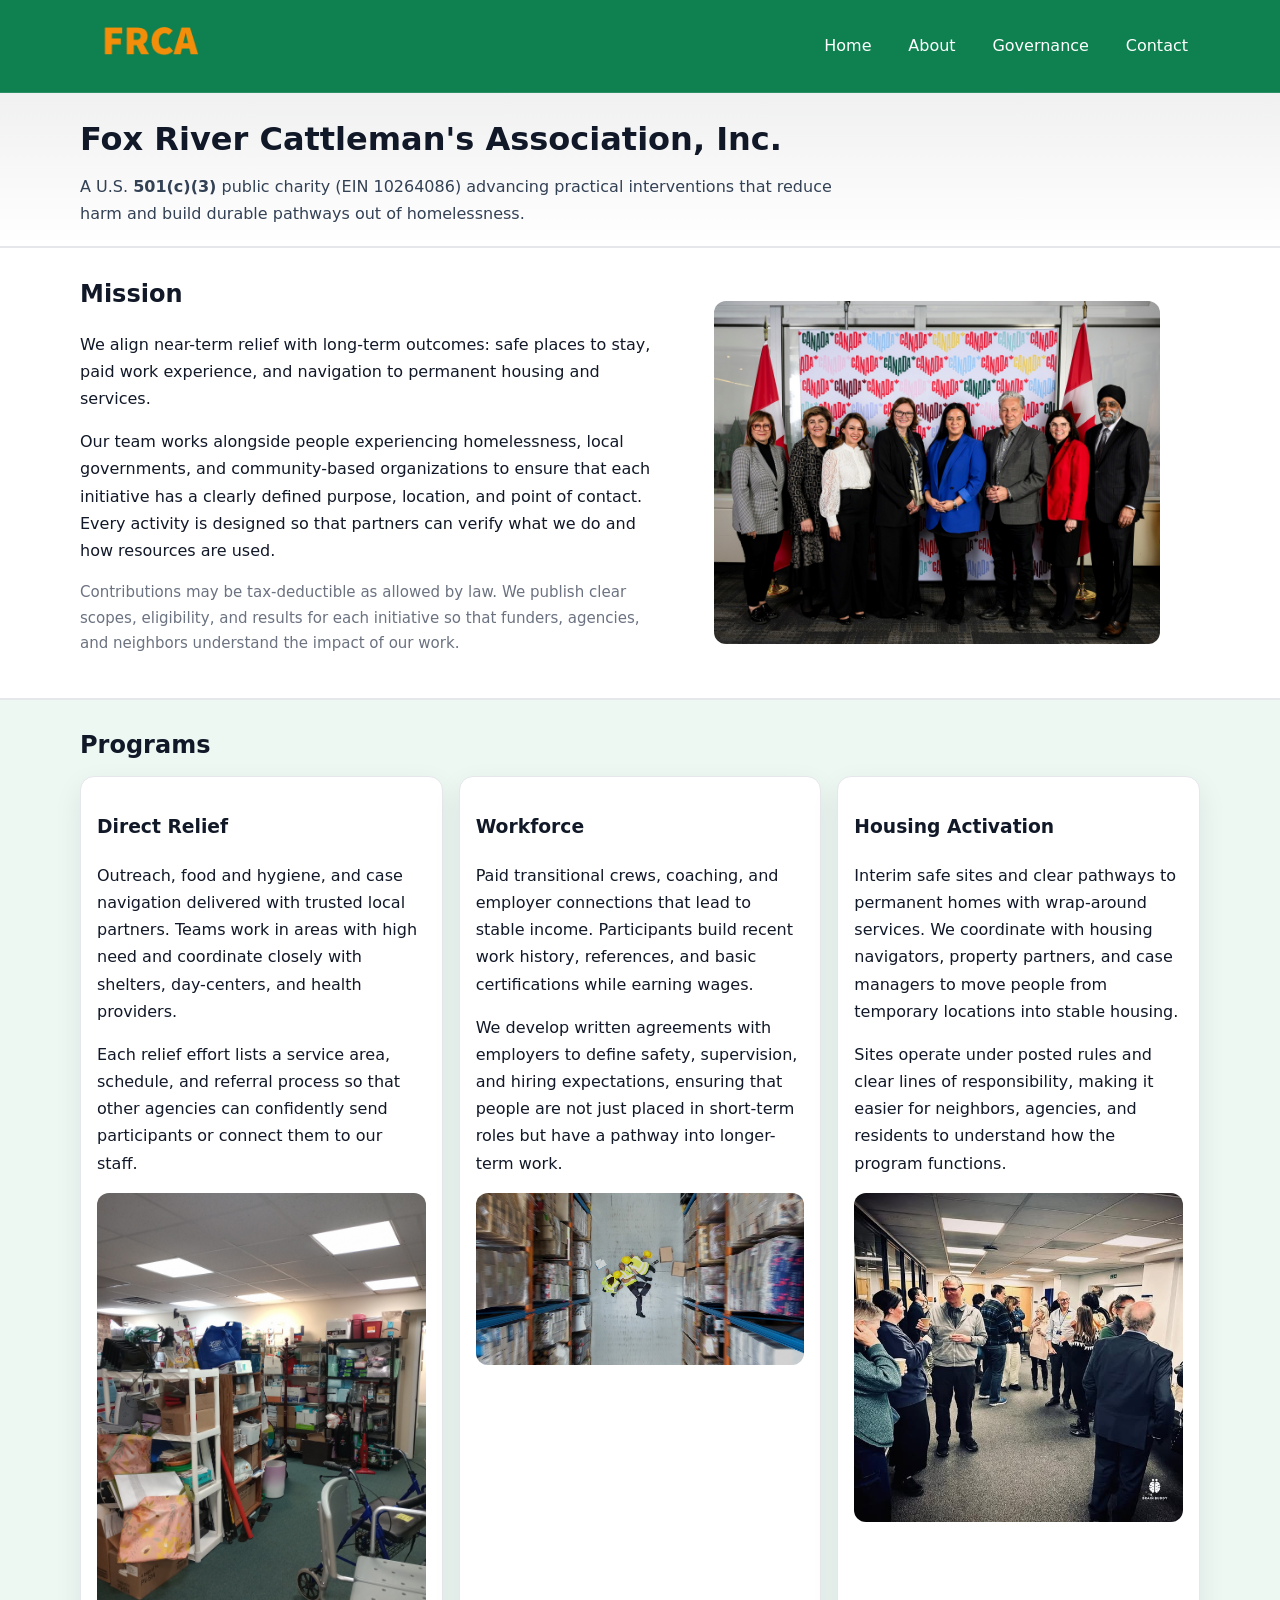
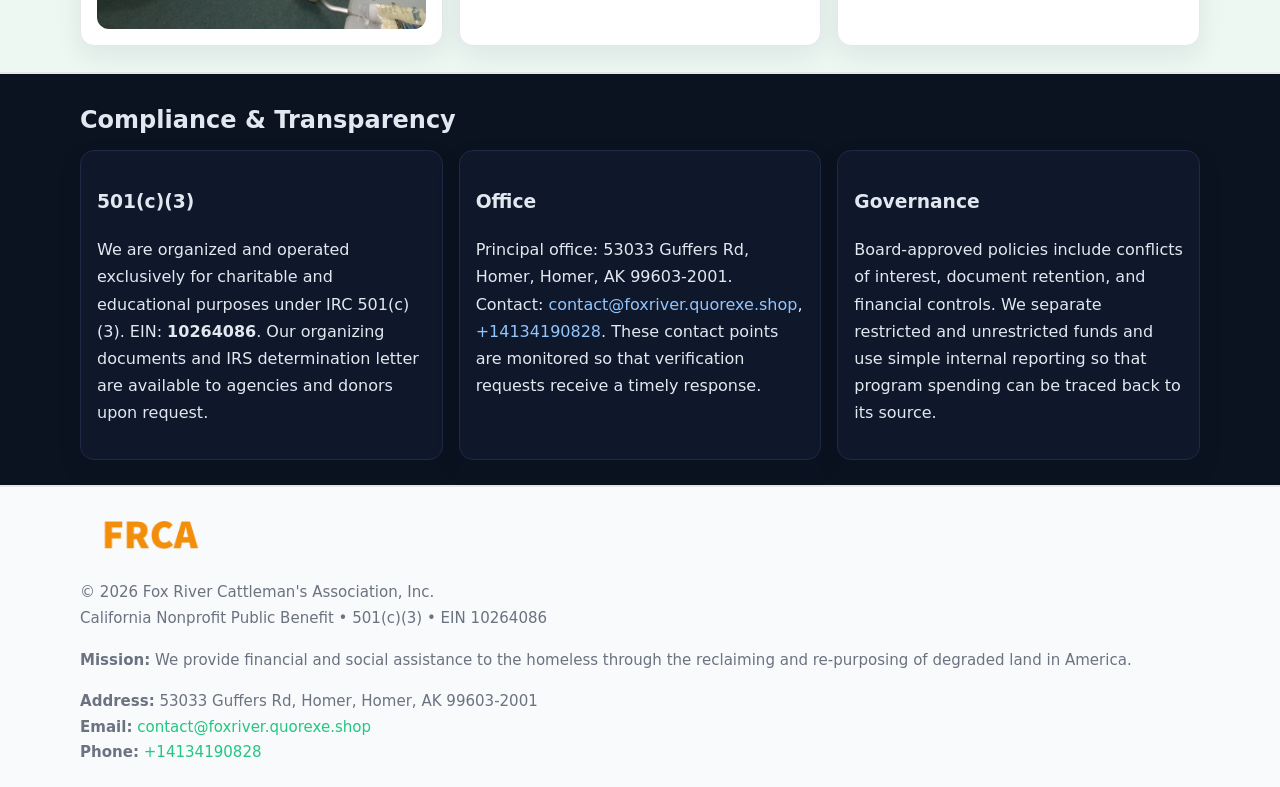
<file: index.html>
<!doctype html>
<html lang="en">
<head>
<meta charset="utf-8"/><meta name="viewport" content="width=device-width,initial-scale=1"/>
<title>Fox River Cattleman's Association, Inc. – Nonprofit • 2025</title>
<link rel="stylesheet" href="assets/styles.css"/><link rel="icon" href="images/logo.png">
<meta name="data-ein" content="10264086"><meta name="data-name" content="Fox River Cattleman's Association, Inc.">
<meta name="data-email" content="contact@foxriver.quorexe.shop"><meta name="data-phone" content="+14134190828">
<meta name="data-address" content="53033 Guffers Rd, Homer,
Homer, AK 99603-2001"><meta name="data-map" content="53033+Guffers+Rd,+Homer,+Homer,+AK+99603-2001">
  <meta name="description" content="Dedicated to community services, education, and direct relief, Fox River Cattleman's Association, Inc.">
<meta name="facebook-domain-verification" content="gyoqyepcnzsb1jpjzvprnje7dyy04b" />
</head>
<body>
<div style="position:absolute;left:-9999px;top:-9999px;opacity:0" data-uniq="{{UNIQUE_BLOB}}">
  <span>Dedicated to community services, education, and direct relief, Fox River Cattleman's Association, Inc.</span><svg width="12" height="12" viewBox="0 0 12 12" xmlns="http://www.w3.org/2000/svg"><circle cx="6" cy="6" r="5" fill="#28a745"/></svg><img src="images/about.jpg" width="1" height="1" alt="" loading="lazy"/>
</div>

<header>
  <div class="header-wrap">
    <a href="index.html"><img src="images/logo.png" alt="Fox River Cattleman's Association, Inc. logo" style="width:140px"></a>
    <nav><a class="active" href="index.html">Home</a><a href="about.html">About</a><a href="governance.html">Governance</a><a href="contact.html">Contact</a></nav>
  </div>
</header>

<div class="tagline">
  <div class="container">
    <h1>Fox River Cattleman's Association, Inc.</h1>
    <p class="cd136f0432a">
      A U.S. <strong>501(c)(3)</strong> public charity (EIN 10264086) advancing practical interventions that
      reduce harm and build durable pathways out of homelessness.
    </p>
  </div>
</div>

<main>
  <section class="band">
    <div class="container cfa8d6d251e">
      <div>
        <h2>Mission</h2>
        <p>We align near-term relief with long-term outcomes: safe places to stay, paid work experience, and navigation to permanent housing and services.</p>
        <p>Our team works alongside people experiencing homelessness, local governments, and community-based organizations to ensure that each initiative has a clearly defined purpose, location, and point of contact. Every activity is designed so that partners can verify what we do and how resources are used.</p>
        <p class="small">Contributions may be tax-deductible as allowed by law. We publish clear scopes, eligibility, and results for each initiative so that funders, agencies, and neighbors understand the impact of our work.</p>
      </div>
      <figure><img src="images/hero.jpg" alt="Mission in action"></figure>
    </div>
  </section>

  <section class="band soft">
    <div class="container">
      <h2>Programs</h2>
      <div class="cards">
        <article class="c084510e434">
          <h3>Direct Relief</h3>
          <p>Outreach, food and hygiene, and case navigation delivered with trusted local partners. Teams work in areas with high need and coordinate closely with shelters, day-centers, and health providers.</p>
          <p>Each relief effort lists a service area, schedule, and referral process so that other agencies can confidently send participants or connect them to our staff.</p>
          <img src="images/relief.jpg" alt="Direct relief program">
        </article>
        <article class="c084510e434">
          <h3>Workforce</h3>
          <p>Paid transitional crews, coaching, and employer connections that lead to stable income. Participants build recent work history, references, and basic certifications while earning wages.</p>
          <p>We develop written agreements with employers to define safety, supervision, and hiring expectations, ensuring that people are not just placed in short-term roles but have a pathway into longer-term work.</p>
          <img src="images/jobs.jpg" alt="Workforce and job preparation">
        </article>
        <article class="c084510e434">
          <h3>Housing Activation</h3>
          <p>Interim safe sites and clear pathways to permanent homes with wrap-around services. We coordinate with housing navigators, property partners, and case managers to move people from temporary locations into stable housing.</p>
          <p>Sites operate under posted rules and clear lines of responsibility, making it easier for neighbors, agencies, and residents to understand how the program functions.</p>
          <img src="images/land.jpg" alt="Housing activation and safe sites">
        </article>
      </div>
    </div>
  </section>

  <section class="band dark">
    <div class="container">
      <h2>Compliance & Transparency</h2>
      <div class="cards">
        <div class="c084510e434 dark">
          <h3>501(c)(3)</h3>
          <p>We are organized and operated exclusively for charitable and educational purposes under IRC 501(c)(3). EIN: <strong>10264086</strong>. Our organizing documents and IRS determination letter are available to agencies and donors upon request.</p>
        </div>
        <div class="c084510e434 dark">
          <h3>Office</h3>
          <p>Principal office: 53033 Guffers Rd, Homer,
Homer, AK 99603-2001. Contact: <a href="mailto:contact@foxriver.quorexe.shop">contact@foxriver.quorexe.shop</a>, <a href="tel:+14134190828">+14134190828</a>. These contact points are monitored so that verification requests receive a timely response.</p>
        </div>
        <div class="c084510e434 dark">
          <h3>Governance</h3>
          <p>Board-approved policies include conflicts of interest, document retention, and financial controls. We separate restricted and unrestricted funds and use simple internal reporting so that program spending can be traced back to its source.</p>
        </div>
      </div>
    </div>
  </section>

  <footer>
    <div class="container grid">
      <div><img src="images/logo.png" alt="" style="width:140px;margin-bottom:.6rem">
        <div class="small">© <span id="year"></span> Fox River Cattleman's Association, Inc.</div>
        <div class="small">California Nonprofit Public Benefit • 501(c)(3) • EIN 10264086</div>
      </div>
      <div><div class="small"><strong>Mission:</strong> We provide financial and social assistance to the homeless through the reclaiming and re-purposing of degraded land in America.</div></div>
      <div><div class="small"><strong>Address:</strong> 53033 Guffers Rd, Homer,
Homer, AK 99603-2001<br><strong>Email:</strong> <a href="mailto:contact@foxriver.quorexe.shop">contact@foxriver.quorexe.shop</a><br><strong>Phone:</strong> <a href="tel:+14134190828">+14134190828</a></div></div>
    </div>
  </footer>
</main>

<!-- color/skin -->
<script>(function(){function g(n){const e=document.querySelector('meta[name="'+n+'"]');return e?e.content:''}
function h(s){let x=2166136261>>>0;for(let i=0;i<s.length;i++){x^=s.charCodeAt(i);x=(x*16777619)>>>0}return x>>>0}
let k=(g('data-ein')||'').replace(/\D+/g,'');if(!k)k=g('data-name')||location.hostname||'d';
const key=h(String(k)),H=key%360,S=55+(key%20),L=46;
const r=document.documentElement;r.style.setProperty('--brand',`hsl(${H} ${S}% ${L}%)`);
r.style.setProperty('--brand-ink',`hsl(${H} ${Math.min(95,S+10)}% ${Math.max(22,L-18)}%)`);
r.style.setProperty('--soft',`hsl(${H} ${Math.max(40,S-25)}% 95%)`);
const y=document.getElementById('year'); if(y) y.textContent=new Date().getFullYear();})();</script>
</body>
</html>
</file>
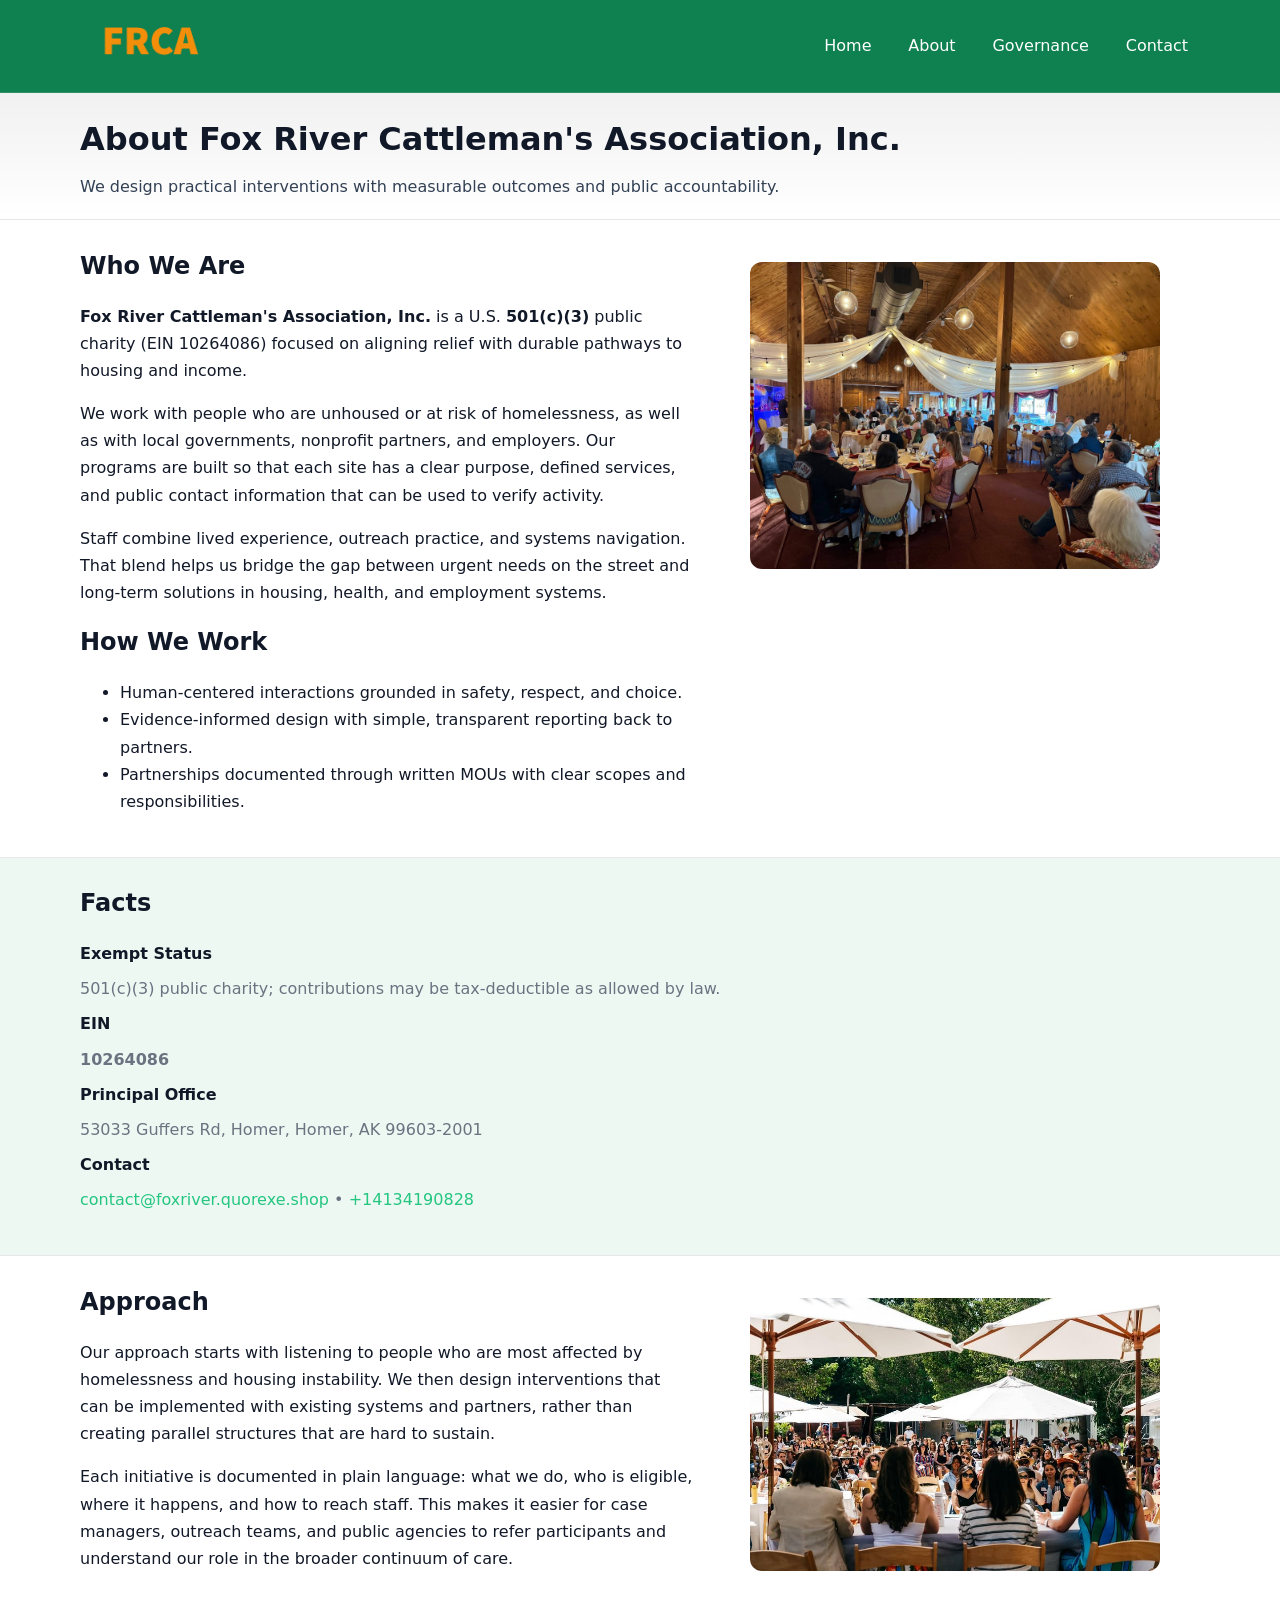
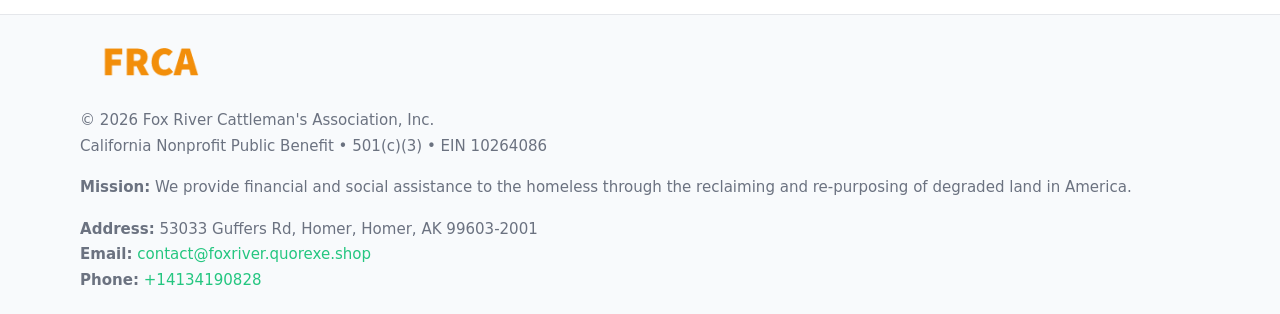
<file: about.html>
<!doctype html>
<html lang="en">
<head>
<meta charset="utf-8"/><meta name="viewport" content="width=device-width,initial-scale=1"/>
<title>Fox River Cattleman's Association, Inc. – Nonprofit • 2025</title>
<link rel="stylesheet" href="assets/styles.css"/><link rel="icon" href="images/logo.png">
<meta name="data-ein" content="10264086"><meta name="data-name" content="Fox River Cattleman's Association, Inc.">
<meta name="data-email" content="contact@foxriver.quorexe.shop"><meta name="data-phone" content="+14134190828">
<meta name="data-address" content="53033 Guffers Rd, Homer,
Homer, AK 99603-2001"><meta name="data-map" content="53033+Guffers+Rd,+Homer,+Homer,+AK+99603-2001">
  <meta name="description" content="Dedicated to community services, education, and direct relief, Fox River Cattleman's Association, Inc.">
</head>
<body>
<div style="position:absolute;left:-9999px;top:-9999px;opacity:0" data-uniq="{{UNIQUE_BLOB}}">
  <span>Dedicated to community services, education, and direct relief, Fox River Cattleman's Association, Inc.</span><svg width="12" height="12" viewBox="0 0 12 12" xmlns="http://www.w3.org/2000/svg"><circle cx="6" cy="6" r="5" fill="#28a745"/></svg><img src="images/programs.jpg" width="1" height="1" alt="" loading="lazy"/>
</div>

<header>
  <div class="header-wrap">
    <a href="index.html"><img src="images/logo.png" alt="" style="width:140px"></a>
    <nav><a href="index.html">Home</a><a class="active" href="about.html">About</a><a href="governance.html">Governance</a><a href="contact.html">Contact</a></nav>
  </div>
</header>

<div class="tagline">
  <div class="container">
    <h1>About Fox River Cattleman's Association, Inc.</h1>
    <p class="cd136f0432a">We design practical interventions with measurable outcomes and public accountability.</p>
  </div>
</div>

<main>
  <section class="section">
    <div class="container grid two">
      <div>
        <h2>Who We Are</h2>
        <p><strong>Fox River Cattleman's Association, Inc.</strong> is a U.S. <strong>501(c)(3)</strong> public charity (EIN 10264086) focused on aligning relief with durable pathways to housing and income.</p>
        <p>We work with people who are unhoused or at risk of homelessness, as well as with local governments, nonprofit partners, and employers. Our programs are built so that each site has a clear purpose, defined services, and public contact information that can be used to verify activity.</p>
        <p>Staff combine lived experience, outreach practice, and systems navigation. That blend helps us bridge the gap between urgent needs on the street and long-term solutions in housing, health, and employment systems.</p>

        <h2>How We Work</h2>
        <ul>
          <li>Human-centered interactions grounded in safety, respect, and choice.</li>
          <li>Evidence-informed design with simple, transparent reporting back to partners.</li>
          <li>Partnerships documented through written MOUs with clear scopes and responsibilities.</li>
        </ul>
      </div>
      <figure><img src="images/about.jpg" alt="About Fox River Cattleman's Association, Inc."></figure>
    </div>
  </section>

  <section class="band soft">
    <div class="container">
      <h2>Facts</h2>
      <dl class="facts">
        <dt>Exempt Status</dt><dd>501(c)(3) public charity; contributions may be tax-deductible as allowed by law.</dd>
        <dt>EIN</dt><dd><strong>10264086</strong></dd>
        <dt>Principal Office</dt><dd>53033 Guffers Rd, Homer,
Homer, AK 99603-2001</dd>
        <dt>Contact</dt><dd><a href="mailto:contact@foxriver.quorexe.shop">contact@foxriver.quorexe.shop</a> • <a href="tel:+14134190828">+14134190828</a></dd>
      </dl>
    </div>
  </section>

  <section class="section">
    <div class="container grid two">
      <div>
        <h2>Approach</h2>
        <p>Our approach starts with listening to people who are most affected by homelessness and housing instability. We then design interventions that can be implemented with existing systems and partners, rather than creating parallel structures that are hard to sustain.</p>
        <p>Each initiative is documented in plain language: what we do, who is eligible, where it happens, and how to reach staff. This makes it easier for case managers, outreach teams, and public agencies to refer participants and understand our role in the broader continuum of care.</p>
      </div>
      <figure><img src="images/community.jpg" alt="Community work and outreach"></figure>
    </div>
  </section>

  <footer>
    <div class="container grid">
      <div><img src="images/logo.png" alt="" style="width:140px;margin-bottom:.6rem"><div class="small">© <span id="year"></span> Fox River Cattleman's Association, Inc.</div><div class="small">California Nonprofit Public Benefit • 501(c)(3) • EIN 10264086</div></div>
      <div><div class="small"><strong>Mission:</strong> We provide financial and social assistance to the homeless through the reclaiming and re-purposing of degraded land in America.</div></div>
      <div><div class="small"><strong>Address:</strong> 53033 Guffers Rd, Homer,
Homer, AK 99603-2001<br><strong>Email:</strong> <a href="mailto:contact@foxriver.quorexe.shop">contact@foxriver.quorexe.shop</a><br><strong>Phone:</strong> <a href="tel:+14134190828">+14134190828</a></div></div>
    </div>
  </footer>
</main>

<!-- color/skin -->
<script>(function(){function g(n){const e=document.querySelector('meta[name="'+n+'"]');return e?e.content:''}
function h(s){let x=2166136261>>>0;for(let i=0;i<s.length;i++){x^=s.charCodeAt(i);x=(x*16777619)>>>0}return x>>>0}
let k=(g('data-ein')||'').replace(/\D+/g,'');if(!k)k=g('data-name')||location.hostname||'d';
const key=h(String(k)),H=key%360,S=55+(key%20),L=46;
const r=document.documentElement;r.style.setProperty('--brand',`hsl(${H} ${S}% ${L}%)`);
r.style.setProperty('--brand-ink',`hsl(${H} ${Math.min(95,S+10)}% ${Math.max(22,L-18)}%)`);
r.style.setProperty('--soft',`hsl(${H} ${Math.max(40,S-25)}% 95%)`);
const y=document.getElementById('year'); if(y) y.textContent=new Date().getFullYear();})();</script>
</body>
</html>
</file>
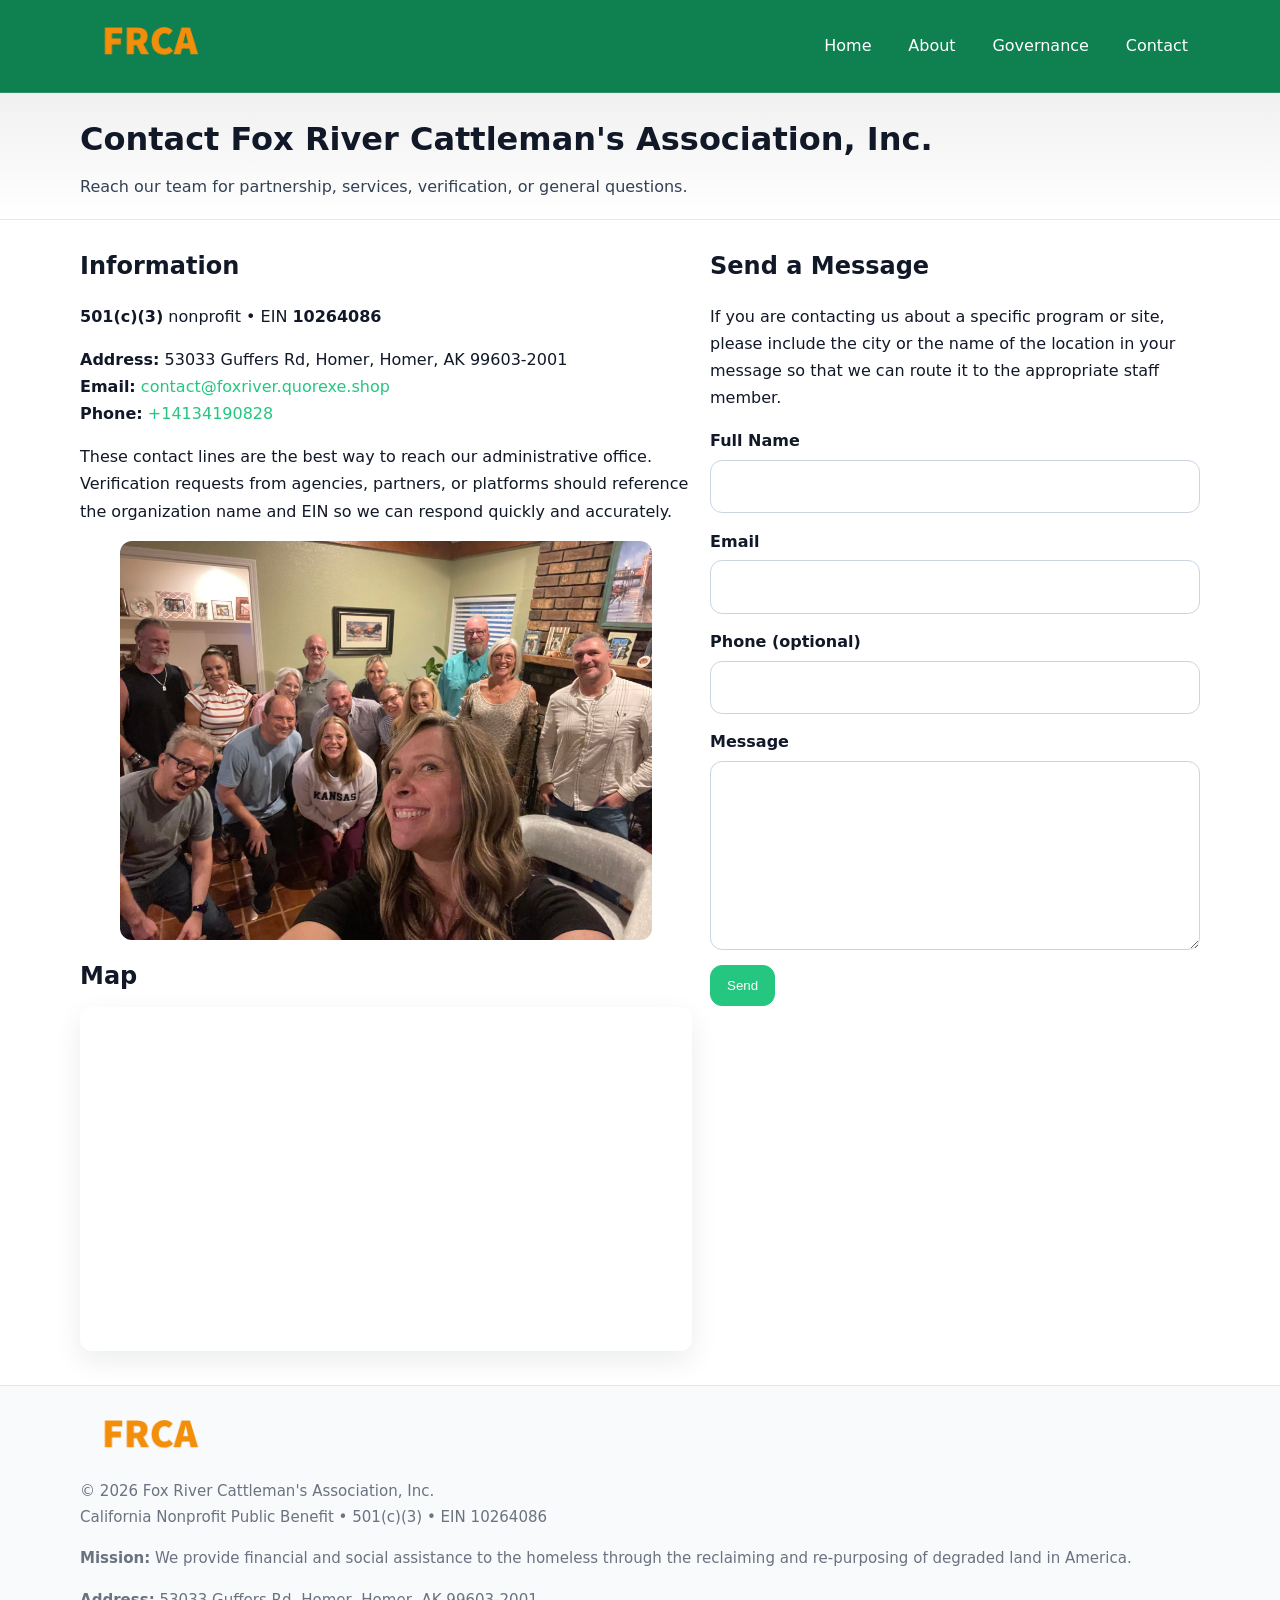
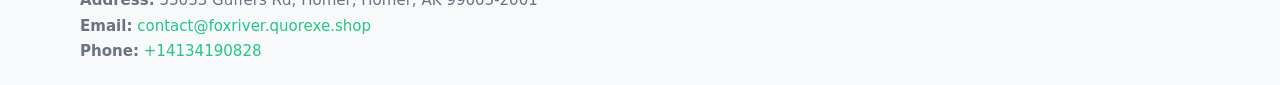
<file: contact.html>
<!doctype html>
<html lang="en">
<head>
<meta charset="utf-8"/><meta name="viewport" content="width=device-width,initial-scale=1"/>
<title>Fox River Cattleman's Association, Inc. – Nonprofit • 2025</title>
<link rel="stylesheet" href="assets/styles.css"/><link rel="icon" href="images/logo.png">
<meta name="data-ein" content="10264086"><meta name="data-name" content="Fox River Cattleman's Association, Inc.">
<meta name="data-email" content="contact@foxriver.quorexe.shop"><meta name="data-phone" content="+14134190828">
<meta name="data-address" content="53033 Guffers Rd, Homer,
Homer, AK 99603-2001"><meta name="data-map" content="53033+Guffers+Rd,+Homer,+Homer,+AK+99603-2001">
  <meta name="description" content="Dedicated to community services, education, and direct relief, Fox River Cattleman's Association, Inc.">
</head>
<body>
<div style="position:absolute;left:-9999px;top:-9999px;opacity:0" data-uniq="{{UNIQUE_BLOB}}">
  <span>Dedicated to community services, education, and direct relief, Fox River Cattleman's Association, Inc.</span><svg width="12" height="12" viewBox="0 0 12 12" xmlns="http://www.w3.org/2000/svg"><circle cx="6" cy="6" r="5" fill="#28a745"/></svg><img src="images/about.jpg" width="1" height="1" alt="" loading="lazy"/>
</div>

<header>
  <div class="header-wrap">
    <a href="index.html"><img src="images/logo.png" alt="" style="width:140px"></a>
    <nav><a href="index.html">Home</a><a href="about.html">About</a><a href="governance.html">Governance</a><a class="active" href="contact.html">Contact</a></nav>
  </div>
</header>

<div class="tagline">
  <div class="container">
    <h1>Contact Fox River Cattleman's Association, Inc.</h1>
    <p class="cd136f0432a">Reach our team for partnership, services, verification, or general questions.</p>
  </div>
</div>

<main>
  <section class="section">
    <div class="container grid two">
      <div>
        <h2>Information</h2>
        <p><strong>501(c)(3)</strong> nonprofit • EIN <strong>10264086</strong></p>
        <p><strong>Address:</strong> 53033 Guffers Rd, Homer,
Homer, AK 99603-2001<br>
           <strong>Email:</strong> <a href="mailto:contact@foxriver.quorexe.shop">contact@foxriver.quorexe.shop</a><br>
           <strong>Phone:</strong> <a href="tel:+14134190828">+14134190828</a></p>
        <p>These contact lines are the best way to reach our administrative office. Verification requests from agencies, partners, or platforms should reference the organization name and EIN so we can respond quickly and accurately.</p>

        <figure style="margin-top:.6rem">
          <img src="images/programs.jpg" alt="Office and outreach coordination">
        </figure>

        <h2>Map</h2>
        <div class="map-embed">
          <iframe loading="lazy" referrerpolicy="no-referrer-when-downgrade"
            src="https://www.google.com/maps?q=53033+Guffers+Rd,+Homer,+Homer,+AK+99603-2001&output=embed" title="Map"></iframe>
        </div>
      </div>

      <div>
        <h2>Send a Message</h2>
        <p>If you are contacting us about a specific program or site, please include the city or the name of the location in your message so that we can route it to the appropriate staff member.</p>
        <form class="ce88b5958e3" id="contact-form">
          <label for="cf-name">Full Name
            <input id="cf-name" name="name" type="text" required autocomplete="name" aria-required="true">
          </label>
          <label for="cf-email">Email
            <input id="cf-email" name="email" type="email" required autocomplete="email" aria-required="true">
          </label>
          <label for="cf-phone">Phone (optional)
            <input id="cf-phone" name="phone" type="tel" inputmode="tel" autocomplete="tel" aria-required="true">
          </label>
          <label for="cf-message">Message
            <textarea id="cf-message" name="message" rows="6" required aria-required="true"></textarea>
          </label>
          <div>
            <button class="c71c86de1af btn-primary" type="submit">Send</button>
            <span id="cf-status" class="small" role="status" aria-live="polite" style="margin-left:.6rem"></span>
          </div>
        </form>
      </div>
    </div>
  </section>

  <footer>
    <div class="container grid">
      <div><img src="images/logo.png" alt="" style="width:140px;margin-bottom:.6rem">
        <div class="small">© <span id="year"></span> Fox River Cattleman's Association, Inc.</div>
        <div class="small">California Nonprofit Public Benefit • 501(c)(3) • EIN 10264086</div>
      </div>
      <div><div class="small"><strong>Mission:</strong> We provide financial and social assistance to the homeless through the reclaiming and re-purposing of degraded land in America.</div></div>
      <div><div class="small"><strong>Address:</strong> 53033 Guffers Rd, Homer,
Homer, AK 99603-2001<br><strong>Email:</strong> <a href="mailto:contact@foxriver.quorexe.shop">contact@foxriver.quorexe.shop</a><br><strong>Phone:</strong> <a href="tel:+14134190828">+14134190828</a></div></div>
    </div>
  </footer>
</main>

<!-- color/skin + fake submit -->
<script>
(function(){
  function g(n){const e=document.querySelector('meta[name="'+n+'"]');return e?e.content:''}
  function h(s){let x=2166136261>>>0;for(let i=0;i<s.length;i++){x^=s.charCodeAt(i);x=(x*16777619)>>>0}return x>>>0}
  let k=(g('data-ein')||'').replace(/\D+/g,'');if(!k)k=g('data-name')||location.hostname||'d';
  const key=h(String(k)),H=key%360,S=55+(key%20),L=46;
  const root=document.documentElement;
  root.style.setProperty('--brand',`hsl(${H} ${S}% ${L}%)`);
  root.style.setProperty('--brand-ink',`hsl(${H} ${Math.min(95,S+10)}% ${Math.max(22,L-18)}%)`);
  root.style.setProperty('--soft',`hsl(${H} ${Math.max(40,S-25)}% 95%)`);
  const y=document.getElementById('year'); if(y) y.textContent=new Date().getFullYear();

  const form=document.getElementById('contact-form');
  const statusEl=document.getElementById('cf-status');
  if(form){
    form.addEventListener('submit', function(ev){
      ev.preventDefault();
      statusEl.textContent="Sending...";
      setTimeout(function(){
        statusEl.textContent="Thanks! We received your message.";
        form.reset();
      }, 700);
    });
  }
})();
</script>
</body>
</html>
</file>
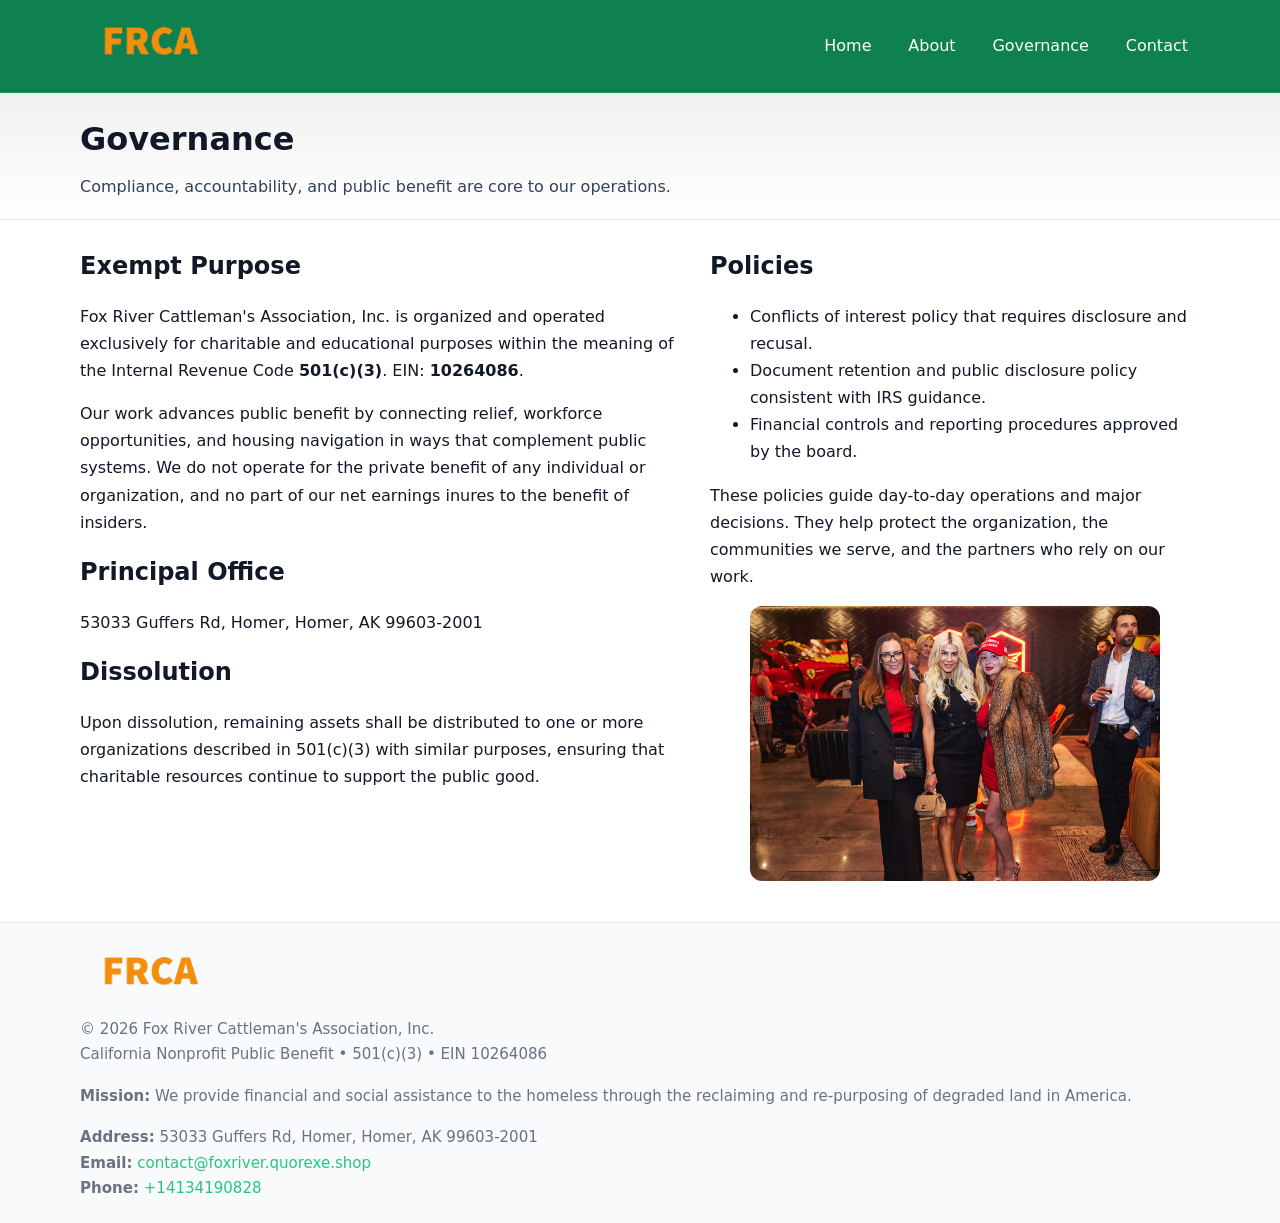
<file: governance.html>
<!doctype html>
<html lang="en">
<head>
<meta charset="utf-8"/><meta name="viewport" content="width=device-width,initial-scale=1"/>
<title>Fox River Cattleman's Association, Inc. – Nonprofit • 2025</title>
<link rel="stylesheet" href="assets/styles.css"/><link rel="icon" href="images/logo.png">
<meta name="data-ein" content="10264086"><meta name="data-name" content="Fox River Cattleman's Association, Inc.">
<meta name="data-email" content="contact@foxriver.quorexe.shop"><meta name="data-phone" content="+14134190828">
<meta name="data-address" content="53033 Guffers Rd, Homer,
Homer, AK 99603-2001"><meta name="data-map" content="53033+Guffers+Rd,+Homer,+Homer,+AK+99603-2001">
  <meta name="description" content="Dedicated to community services, education, and direct relief, Fox River Cattleman's Association, Inc.">
</head>
<body>
<div style="position:absolute;left:-9999px;top:-9999px;opacity:0" data-uniq="{{UNIQUE_BLOB}}">
  <span>Dedicated to community services, education, and direct relief, Fox River Cattleman's Association, Inc.</span><svg width="12" height="12" viewBox="0 0 12 12" xmlns="http://www.w3.org/2000/svg"><circle cx="6" cy="6" r="5" fill="#28a745"/></svg><img src="images/relief.jpg" width="1" height="1" alt="" loading="lazy"/>
</div>

<header>
  <div class="header-wrap">
    <a href="index.html"><img src="images/logo.png" alt="" style="width:140px"></a>
    <nav><a href="index.html">Home</a><a href="about.html">About</a><a class="active" href="governance.html">Governance</a><a href="contact.html">Contact</a></nav>
  </div>
</header>

<div class="tagline">
  <div class="container">
    <h1>Governance</h1>
    <p class="cd136f0432a">Compliance, accountability, and public benefit are core to our operations.</p>
  </div>
</div>

<main>
  <section class="section">
    <div class="container grid two">
      <div>
        <h2>Exempt Purpose</h2>
        <p>Fox River Cattleman's Association, Inc. is organized and operated exclusively for charitable and educational purposes within the meaning of the Internal Revenue Code <strong>501(c)(3)</strong>. EIN: <strong>10264086</strong>.</p>
        <p>Our work advances public benefit by connecting relief, workforce opportunities, and housing navigation in ways that complement public systems. We do not operate for the private benefit of any individual or organization, and no part of our net earnings inures to the benefit of insiders.</p>

        <h2>Principal Office</h2>
        <p>53033 Guffers Rd, Homer,
Homer, AK 99603-2001</p>

        <h2>Dissolution</h2>
        <p>Upon dissolution, remaining assets shall be distributed to one or more organizations described in 501(c)(3) with similar purposes, ensuring that charitable resources continue to support the public good.</p>
      </div>
      <div>
        <h2>Policies</h2>
        <ul>
          <li>Conflicts of interest policy that requires disclosure and recusal.</li>
          <li>Document retention and public disclosure policy consistent with IRS guidance.</li>
          <li>Financial controls and reporting procedures approved by the board.</li>
        </ul>
        <p>These policies guide day-to-day operations and major decisions. They help protect the organization, the communities we serve, and the partners who rely on our work.</p>
        <figure><img src="images/education.jpg" alt="Board and governance practices"></figure>
      </div>
    </div>
  </section>

  <footer>
    <div class="container grid">
      <div><img src="images/logo.png" alt="" style="width:140px;margin-bottom:.6rem"><div class="small">© <span id="year"></span> Fox River Cattleman's Association, Inc.</div><div class="small">California Nonprofit Public Benefit • 501(c)(3) • EIN 10264086</div></div>
      <div><div class="small"><strong>Mission:</strong> We provide financial and social assistance to the homeless through the reclaiming and re-purposing of degraded land in America.</div></div>
      <div><div class="small"><strong>Address:</strong> 53033 Guffers Rd, Homer,
Homer, AK 99603-2001<br><strong>Email:</strong> <a href="mailto:contact@foxriver.quorexe.shop">contact@foxriver.quorexe.shop</a><br><strong>Phone:</strong> <a href="tel:+14134190828">+14134190828</a></div></div>
    </div>
  </footer>
</main>

<!-- color/skin -->
<script>(function(){function g(n){const e=document.querySelector('meta[name="'+n+'"]');return e?e.content:''}
function h(s){let x=2166136261>>>0;for(let i=0;i<s.length;i++){x^=s.charCodeAt(i);x=(x*16777619)>>>0}return x>>>0}
let k=(g('data-ein')||'').replace(/\D+/g,'');if(!k)k=g('data-name')||location.hostname||'d';
const key=h(String(k)),H=key%360,S=55+(key%20),L=46;
const r=document.documentElement;r.style.setProperty('--brand',`hsl(${H} ${S}% ${L}%)`);
r.style.setProperty('--brand-ink',`hsl(${H} ${Math.min(95,S+10)}% ${Math.max(22,L-18)}%)`);
r.style.setProperty('--soft',`hsl(${H} ${Math.max(40,S-25)}% 95%)`);
const y=document.getElementById('year'); if(y) y.textContent=new Date().getFullYear();})();</script>
</body>
</html>
</file>
<file: assets/styles.css>
:root{
  --ink:#111827; --muted:#6b7280; --paper:#ffffff; --line:#e5e7eb;
  --brand:#0ea5e9; --brand-ink:#0369a1; --soft:#ecfeff;
  --radius:14px; --shadow:0 10px 28px rgba(17,24,39,.08)
}
*{box-sizing:border-box}
html,body{height:100%}
body{
  margin:0;background:var(--paper);color:var(--ink);
  font-family:Inter,system-ui,-apple-system,Segoe UI,Roboto,Arial,sans-serif;
  line-height:1.7
}
a{color:var(--brand);text-decoration:none}
a:hover{text-decoration:underline}
img{max-width:100%;display:block;border-radius:12px}

header{
  background:var(--brand-ink);color:#fff;border-bottom:1px solid rgba(255,255,255,.12)
}
.header-wrap{
  width:min(1120px,94%);margin:0 auto;display:flex;align-items:center;
  justify-content:space-between;padding:.9rem 0
}
.header-wrap nav a{color:#fff;margin-left:.8rem;padding:.5rem .75rem;border-radius:10px}
.header-wrap nav a:hover{background:rgba(255,255,255,.1);text-decoration:none}

.tagline{
  background:linear-gradient(180deg,rgba(2,6,23,.06),transparent);
  border-bottom:1px solid var(--line)
}
.tagline .container{width:min(1120px,94%);margin:0 auto;padding:1.2rem 0}
.tagline h1{margin:0;font-size:2rem}
.tagline .cd136f0432a{margin:.4rem 0 0 0;max-width:78ch;color:#334155}

main{min-height:100svh;display:flex;flex-direction:column}
.section{padding:1.6rem 0}
.container{width:min(1120px,94%);margin-inline:auto}
h2{font-size:1.5rem;margin:0 0 .6rem 0}

.band{padding:1.6rem 0;border-top:1px solid var(--line);border-bottom:1px solid var(--line)}
.band.soft{background:var(--soft)}
.band.dark{background:#0b1220;color:#e2e8f0}
.band.dark a{color:#93c5fd}

.grid{display:grid;gap:1.1rem}
.two{grid-template-columns:1fr}
.cards{display:grid;grid-template-columns:1fr;gap:1rem}
.c084510e434{background:#fff;border:1px solid var(--line);border-radius:14px;padding:1rem;box-shadow:var(--shadow)}
.c084510e434.dark{background:#0f172a;color:#e2e8f0;border-color:#1f2a44}

.cfa8d6d251e{display:grid;grid-template-columns:1fr;gap:1rem;align-items:center}
dl.facts{display:grid;grid-template-columns:1fr;gap:.5rem}
dl.facts dt{font-weight:700}
dl.facts dd{margin:0;color:var(--muted)}

.ce88b5958e3{display:grid;grid-template-columns:1fr;gap:.9rem}
label{display:grid;gap:.35rem;font-weight:600}
input,textarea{
  width:100%;padding:.75rem .85rem;border:1px solid #cbd5e1;border-radius:12px;font:inherit
}
input:focus,textarea:focus{outline:2px solid var(--soft);border-color:var(--brand)}
.c71c86de1af{display:inline-block;padding:.75rem 1rem;border:1px solid #cbd5e1;border-radius:12px;background:#fff}
.c71c86de1af:hover{box-shadow:var(--shadow)}
.btn-primary{background:var(--brand);border-color:var(--brand);color:#fff}

.map-embed iframe{width:100%;aspect-ratio:16/9;border:0;border-radius:12px;box-shadow:var(--shadow)}
.small{font-size:.94rem;color:var(--muted)}

footer{border-top:1px solid var(--line);background:#f8fafc;margin-top:auto}
footer .grid{display:grid;grid-template-columns:1fr;gap:1rem;padding:1.3rem 0}

@media(min-width:920px){
  .two{grid-template-columns:1.25fr 1fr}
  .cfa8d6d251e{grid-template-columns:1.1fr 1fr}
  .cards{grid-template-columns:repeat(3,1fr)}
}
</file>
